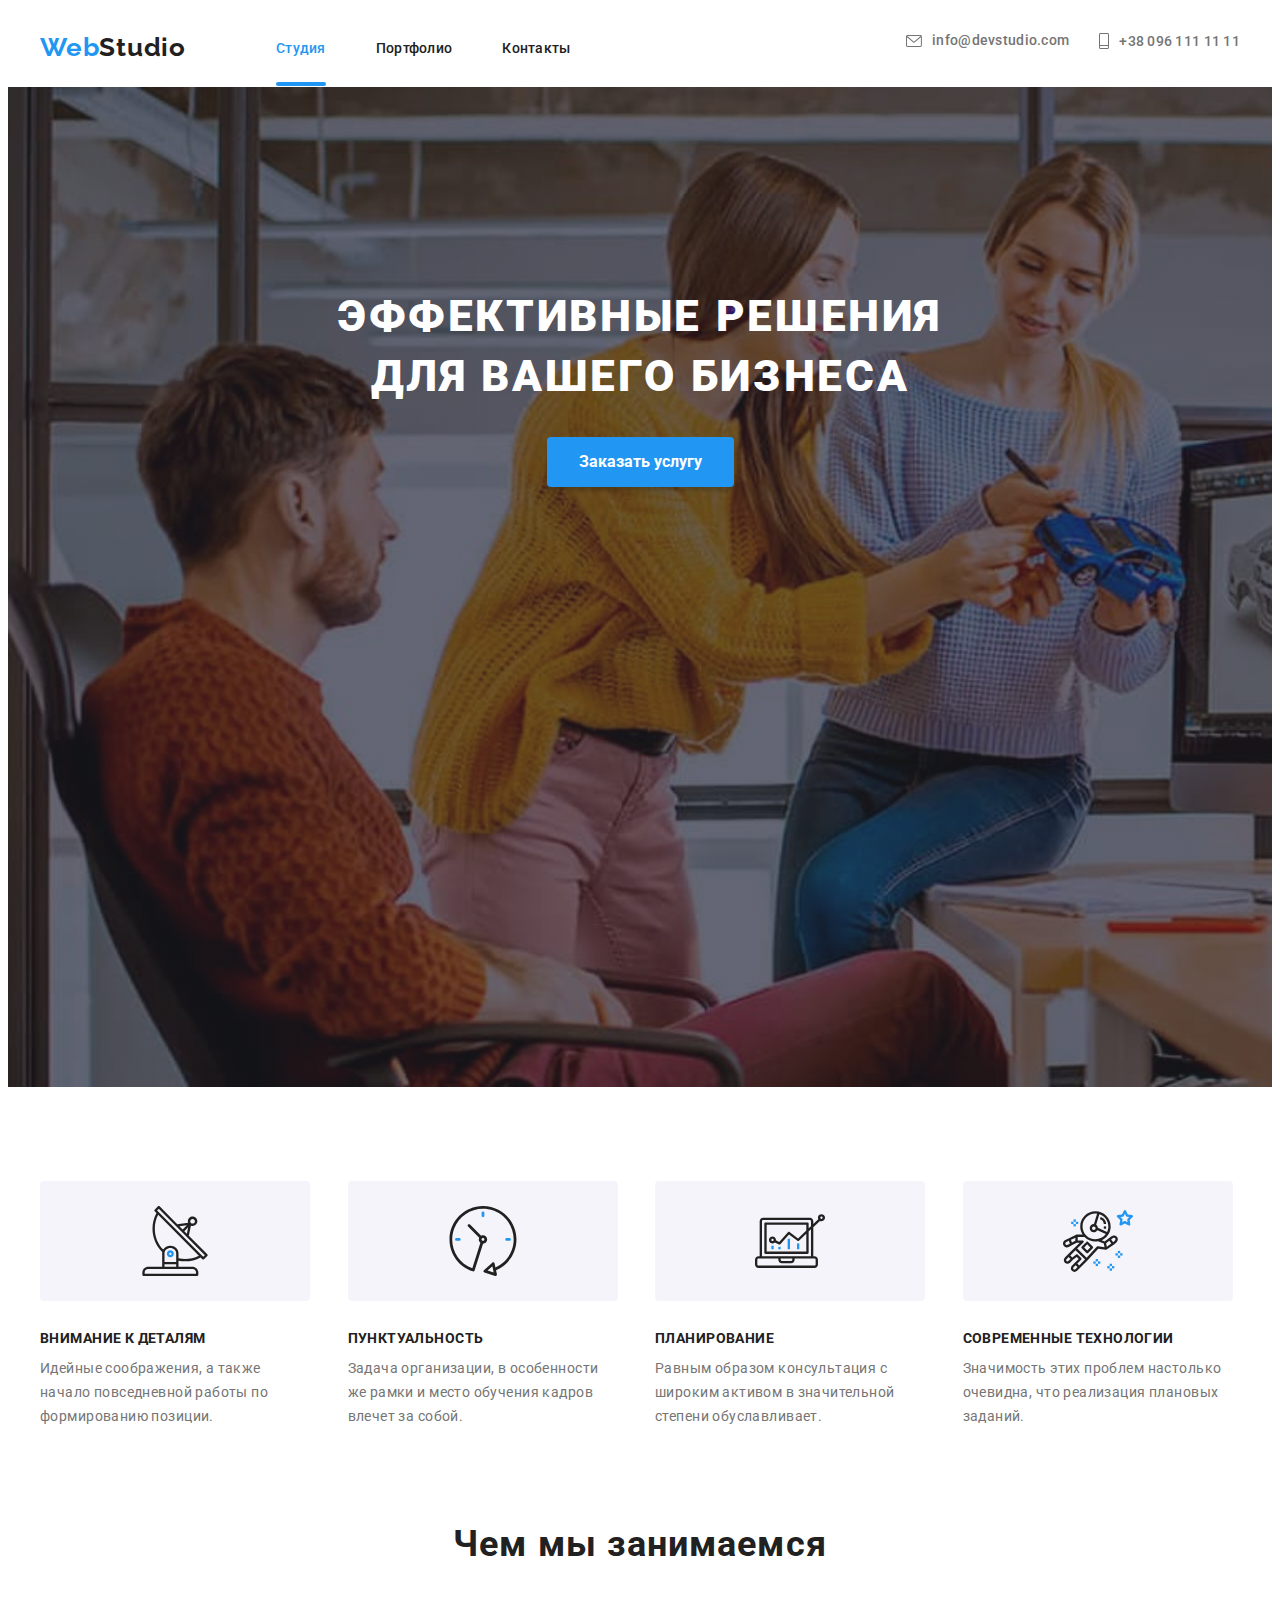
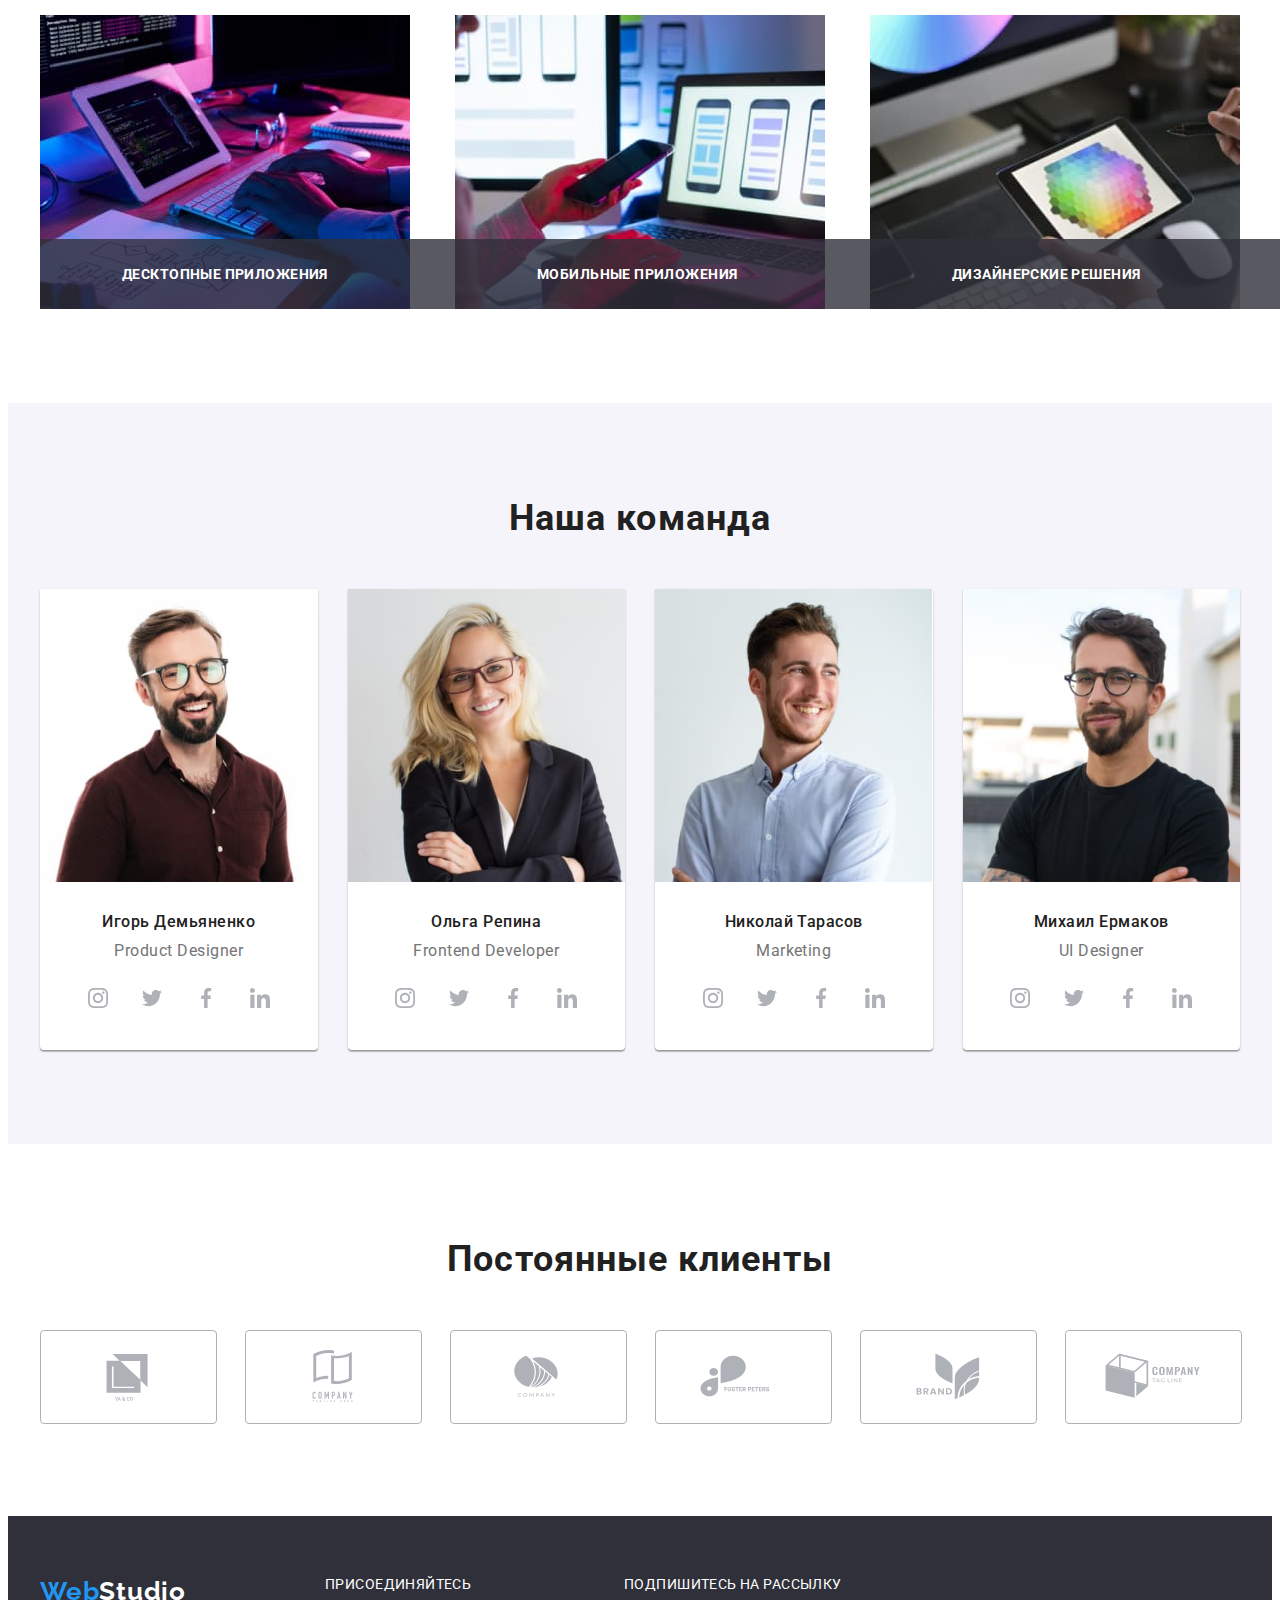
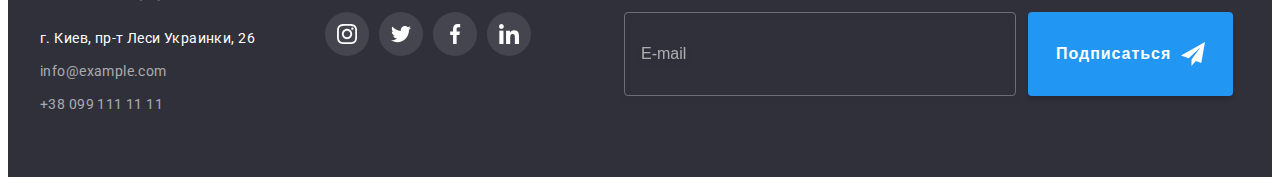
<file: index.html>
<!DOCTYPE html>
<html lang="ru">

<head>
    <meta charset="UTF-8">
    <meta http-equiv="X-UA-Compatible" content="IE=edge">
    <meta name="viewport" content="width=device-width, initial-scale=1.0">
    <title>Document</title>
    <link rel="preconnect" href="https://fonts.googleapis.com">
    <link rel="preconnect" href="https://fonts.gstatic.com" crossorigin>
    <link href="https://fonts.googleapis.com/css2?family=Raleway:wght@700&family=Roboto:wght@400;500;700;900&display=swap"
        rel="stylesheet">
        <link rel="stylesheet" href="https://cdnjs.cloudflare.com/ajax/libs/modern-normalize/1.1.0/modern-normalize.min.css"
            integrity="sha512-wpPYUAdjBVSE4KJnH1VR1HeZfpl1ub8YT/NKx4PuQ5NmX2tKuGu6U/JRp5y+Y8XG2tV+wKQpNHVUX03MfMFn9Q=="
            crossorigin="anonymous" referrerpolicy="no-referrer" />
    <link rel="stylesheet" href="css/main.min.css">
   
</head>

<body>
    <!--HEADER-->
    <header class="header">
        <div class="container header__container">
        <nav class="navigation">
            <a class="logo link" href=""><span class="logo__web">Web</span>Studio</a>
            
            <ul class="nav-list list">
                <li class="nav-list__item"><a class="nav-list__link link current" href="">Студия</a></li>
                <li class="nav-list__item"><a class="nav-list__link link" href="portfolio.html">Портфолио</a></li>
                <li class="nav-list__item"><a class="nav-list__link link" href="">Контакты</a></li>
            </ul>
        </nav>

        <button class="mobile-btn" type="button" data-menu-open> <svg class="mobile-btn__icon" width="40" height="40">
                <use href="./img/sprite/symbol-defs.svg#burger-menu-icon"></use></svg>
        </button>
       
        <ul class="contact list">
            <li class="contact-list" ><a class="contact-list__link link" href="mailauth-navto:info@devstudio.com">
                <svg class="contact-list__icon" width="16" height="12">
                <use href="./img/sprite/symbol-defs.svg#envelope"></use>
                </svg>info@devstudio.com</a>
            </li>
            <li class="contact-list"><a class="contact-list__link link" href="tel:+380961111111">
                <svg class="contact-list__icon" width="10" height="16">
                <use href="./img/sprite/symbol-defs.svg#phone"></use>
                </svg>+38 096 111 11 11</a>
            </li>
        </ul>
        </div>

        <div class="mobile-menu" data-menu>
            <div class="mobile-menu__container">

                 <button class="modal-close-btn mobile-close-btn" type="button" data-menu-close>
                    <svg class="modal-close-btn__icon" width="18" height="18">
                        <use href="./img/sprite/symbol-defs.svg#mobile-close-icon"></use>
                    </svg>
                 </button>
            
                <ul class="mobile-menu__list list">
                    <li class="mobile-menu__list-item"><a class="mobile-menu__list-link link" href="">Студия</a></li>
                    <li class="mobile-menu__list-item"><a class="mobile-menu__list-link link" href="portfolio.html">Портфолио</a></li>
                    <li class="mobile-menu__list-item"><a class="mobile-menu__list-link link" href="">Контакты</a></li>
                </ul>

                <div>
                   <ul class="mobile-menu__contact list">
                    <li class="mobile-menu__contact-list"><a class="mobile-menu__contact-tel link" href="tel:+380961111111">+38 096 111 11 11</a>
                    </li>
                    <li class="mobile-menu__contact-list"><a class="mobile-menu__contact-mail link" href="mailauth-navto:info@devstudio.com">info@devstudio.com</a>
                    </li>
                   </ul>
               
                    <ul class="mobile-menu__social list">
                        <li class="mobile-menu__social-item"><a class="mobile-menu__social-link link" href="">Instagram</a></li>
                        <li class="mobile-menu__social-item"><a class="mobile-menu__social-link link" href="">Twitter</a></li>
                        <li class="mobile-menu__social-item"><a class="mobile-menu__social-link link" href="">Facebook</a></li>
                        <li class="mobile-menu__social-item"><a class="mobile-menu__social-link link" href="">LinkedIn</a></li>
                    </ul>
                </div>

            </div>

        </div>
    </header>

    <main>
        <!-- HERO -->
        <section class="hero">
            <div class="hero-div container">
            <h1 class="hero-title">Эффективные решения <br> для вашего бизнеса</h1>
            <button class="modal-btn" type="button" data-modal-open>Заказать услугу</button>
            </div>
        </section>

        <!--ABOUT-->
        
        <section class="about">
            <div class="about-div container">
            <ul class="about-list list">
                <li class="about-list__item">
                  <div class="about-list__icon"> 
                    <svg width="70" height="70" class="">
                        <use href="./img/sprite/symbol-defs.svg#antenna"></use>
                    </svg>
                  </div>
                    <h3 class="about-list__title">Внимание к деталям</h3>
                    <p class="about-list__text">Идейные соображения, а также начало повседневной работы по формированию позиции.</p>
                </li>
                <li class="about-list__item">
                    <div class="about-list__icon">
                     <svg width="70" height="70" class="">
                        <use href="./img/sprite/symbol-defs.svg#clock" ></use>
                     </svg>
                    </div>
                    
                    <h3 class="about-list__title">Пунктуальность</h3>
                    <p class="about-list__text">Задача организации, в особенности же рамки и место обучения кадров влечет за собой.</p>  
                </li>
                <li class="about-list__item">
                    <div class="about-list__icon">
                     <svg width="70" height="70" class="">
                        <use href="./img/sprite/symbol-defs.svg#diagram" ></use>
                     </svg>
                    </div>
                    
                    <h3 class="about-list__title">Планирование</h3>
                    <p class="about-list__text">Равным образом консультация с широким активом в значительной степени обуславливает.</p>
                </li>
                <li class="about-list__item">
                    <div class="about-list__icon">
                     <svg width="70" height="70" class="">
                        <use href="./img/sprite/symbol-defs.svg#astronaut" ></use>
                     </svg>
                    </div>
                        <h3 class="about-list__title">Современные технологии</h3>
                        <p class="about-list__text"> Значимость этих проблем настолько очевидна, что реализация плановых заданий.</p>
                </li>
            </ul>
            </div>
        </section>
        <section class="about-us">
            <div class="about-us-div container">
            <h2 class="title">Чем мы занимаемся</h2>
            <ul class="about-us__list list">
                <li class="about-us__item">

                    <picture>
                    
                     <source media="(min-width: 1200px)" srcset="./img/about-us/table-1.jpg 1x, ./img/about-us/table-1@2x.jpg 2x">
                     <img class="about-us__img" src="./img/about-us/table-1.jpg" alt="робочий стол">
                    </picture>

                    <p class="about-us__img-description">Десктопные приложения</p>
                </li> 
                <li class="about-us__item">

                    <picture>
                     <source media="(min-width: 1200px)" srcset="./img/about-us/table-2.jpg 1x, ./img/about-us/table-2@2x.jpg 2x"/>
                     <img class="about-us__img" src="./img/about-us/table-2.jpg" alt="монитор ноутбука">
                    </picture>

                    <p class="about-us__img-description">Мобильные приложения</p>
                </li>
                <li class="about-us__item">

                    <picture>
                     <source srcset="./img/about-us/table-3.jpg 1x, ./img/about-us/table-3@2x.jpg 2x" media="(min-width: 1200px)">
                     <img class="about-us__img" src="./img/about-us/table-3.jpg" alt="палитра цветовая">
                    </picture>

                    <p class="about-us__img-description">Дизайнерские решения</p>
                </li>
            </ul>
            </div>
        </section>
        

        <!--TEAM-->
        <section class="team">
            <div class="team-div container">
            <h2 class="title">Наша команда</h2>
            <ul class="team-list list"> 
                <li class="team-list__item">

                    <picture>
                        <source media="(min-width: 768px)" srcset="./img/Team/team-tablet1.jpg 1x, ./img/Team/team-tablet1@2x.jpg 2x">
                        <source media="(min-width: 1200px)" srcset="./img/Team/team-1.jpg 1x, ./img/Team/team-1@2x.jpg 2x">
                        <source media="(max-width: 767px)" srcset="./img/Team/team-mobile1.jpg 1x, ./img/Team/team-mobile1@2x.jpg 2x">
                      <img class="team-list__img" src="./img/Team/team-1.jpg" alt="игорь">
                    </picture>
                    
                    <div class="team-wrapper">
                    <h3 class="team-wrapper__name">Игорь Демьяненко</h3>
                    <p class="team-wrapper__post" lang="en">Product Designer</p>
                    <ul class="soc-list list">
                        <li class="soc-list__item"><a class="soc-list-link" href="#">
                            <svg width="20" height="20" class="soc-list-icon"><use href="./img/sprite/symbol-defs.svg#instagram" ></use></svg>
                               </a></li>
                        <li class="soc-list__item"><a class="soc-list-link" href="#">
                            <svg width="20" height="20" class="soc-list-icon"><use href="./img/sprite/symbol-defs.svg#twitter" ></use></svg>
                               </a></li>
                        <li class="soc-list__item"><a class="soc-list-link" href="#">
                            <svg width="20" height="20" class="soc-list-icon"><use href="./img/sprite/symbol-defs.svg#facebook" ></use></svg>
                            </a></li>
                        <li class="soc-list__item"><a class="soc-list-link" href="#">
                            <svg width="20" height="20" class="soc-list-icon"><use href="./img/sprite/symbol-defs.svg#linkedin" ></use></svg>
                               </a></li>
                    </ul>

                    </div>

                </li>
                <li class="team-list__item">

                    <picture>
                        <source media="(min-width: 768px)" srcset="./img/Team/team-tablet2.jpg 1x, ./img/Team/team-tablet2@2x.jpg 2x">
                        <source media="(min-width: 1200px)" srcset="./img/Team/team-2.jpg 1x, ./img/Team/team-2@2x.jpg 2x">
                        <source media="(max-width: 767px)" srcset="./img/Team/team-mobile2.jpg 1x, ./img/Team/team-mobile2@2x.jpg 2x">
                        <img class="team-list__img" src="./img/Team/team-2.jpg" alt="ольга">
                    </picture>
                   
                    <div class="team-wrapper"> 
                    <h3 class="team-wrapper__name">Ольга Репина</h3>
                    <p class="team-wrapper__post" lang="en">Frontend Developer</p>
                    <ul class="soc-list list">
                        <li class="soc-list__item"><a class="soc-list-link" href="#">
                                <svg width="20" height="20" class="soc-list-icon">
                                    <use href="./img/sprite/symbol-defs.svg#instagram"></use>
                                </svg>
                            </a></li>
                        <li class="soc-list__item"><a class="soc-list-link" href="#">
                                <svg width="20" height="20" class="soc-list-icon">
                                    <use href="./img/sprite/symbol-defs.svg#twitter"></use>
                                </svg>
                            </a></li>
                        <li class="soc-list__item"><a class="soc-list-link" href="#">
                                <svg width="20" height="20" class="soc-list-icon">
                                    <use href="./img/sprite/symbol-defs.svg#facebook"></use>
                                </svg>
                            </a></li>
                        <li class="soc-list__item"><a class="soc-list-link" href="#">
                                <svg width="20" height="20" class="soc-list-icon">
                                    <use href="./img/sprite/symbol-defs.svg#linkedin"></use>
                                </svg>
                            </a></li>
                    </ul>
                    </div>

                    </li>
                <li class="team-list__item">

                    <picture>
                        <source media="(min-width: 768px)" srcset="./img/Team/team-tablet3.jpg 1x, ./img/Team/team-tablet3@2x.jpg 2x">
                        <source media="(min-width: 1200px)" srcset="./img/Team/team-3.jpg 1x, ./img/Team/team-3@2x.jpg 2x">
                        <source media="(max-width: 767px)" srcset="./img/Team/team-mobile3.jpg 1x, ./img/Team/team-mobile3@2x.jpg 2x">
                        <img class="team-list__img" src="./img/Team/team-3.jpg" alt="николай">
                    </picture>

                    <div class="team-wrapper">
                    <h3 class="team-wrapper__name">Николай Тарасов</h3>
                    <p class="team-wrapper__post" lang="en">Marketing</p>
                    <ul class="soc-list list">
                        <li class="soc-list__item"><a class="soc-list-link" href="#">
                                <svg width="20" height="20" class="soc-list-icon">
                                    <use href="./img/sprite/symbol-defs.svg#instagram"></use>
                                </svg>
                            </a></li>
                        <li class="soc-list__item"><a class="soc-list-link" href="#">
                                <svg width="20" height="20" class="soc-list-icon">
                                    <use href="./img/sprite/symbol-defs.svg#twitter"></use>
                                </svg>
                            </a></li>
                        <li class="soc-list__item"><a class="soc-list-link" href="#">
                                <svg width="20" height="20" class="soc-list-icon">
                                    <use href="./img/sprite/symbol-defs.svg#facebook"></use>
                                </svg>
                            </a></li>
                        <li class="soc-list__item"><a class="soc-list-link" href="#">
                                <svg width="20" height="20" class="soc-list-icon">
                                    <use href="./img/sprite/symbol-defs.svg#linkedin"></use>
                                </svg>
                            </a></li>
                    </ul>
                    </div>

                </li>
                <li class="team-list__item">

                    <picture>
                        <source media="(min-width: 768px)" srcset="./img/Team/team-tablet4.jpg 1x, ./img/Team/team-tablet4@2x.jpg 2x">
                        <source media="(min-width: 1200px)" srcset="./img/Team/team-4.jpg 1x, ./img/Team/team-4@2x.jpg 2x">
                        <source media="(max-width: 767px)" srcset="./img/Team/team-mobile4.jpg 1x, ./img/Team/team-mobile4@2x.jpg 2x">
                        <img class="team-list__img" src="./img/Team/team-4.jpg" alt="михаил">
                    </picture>

                    <div class="team-wrapper">
                    <h3 class="team-wrapper__name">Михаил Ермаков</h3>
                    <p class="team-wrapper__post" lang="en">UI Designer</p>
                    <ul class="soc-list list">
                        <li class="soc-list__item"><a class="soc-list-link" href="#">
                                <svg width="20" height="20" class="soc-list-icon">
                                    <use href="./img/sprite/symbol-defs.svg#instagram"></use>
                                </svg>
                            </a></li>
                        <li class="soc-list__item"><a class="soc-list-link" href="#">
                                <svg width="20" height="20" class="soc-list-icon">
                                    <use href="./img/sprite/symbol-defs.svg#twitter"></use>
                                </svg>
                            </a></li>
                        <li class="soc-list__item"><a class="soc-list-link" href="#">
                                <svg width="20" height="20" class="soc-list-icon">
                                    <use href="./img/sprite/symbol-defs.svg#facebook"></use>
                                </svg>
                            </a></li>
                        <li class="soc-list__item"><a class="soc-list-link" href="#">
                                <svg width="20" height="20" class="soc-list-icon">
                                    <use href="./img/sprite/symbol-defs.svg#linkedin"></use>
                                </svg>
                            </a></li>
                    </ul>
                    </div>

                </li>
            </ul>
            </div>
        </section>

        <!--CUSTOMERS-->

    <section class="customers">
        <div class="customers-div container">
        <h2 class="title">Постоянные клиенты</h2>
        <ul class="customers-list list">
            <li class="customers-list__item"><a class="customers-list__link" href=""><svg class="customers-list__icon" width="160" height="60"><use href="./img/sprite/symbol-defs.svg#logo-1" ></use></svg></a></li>
            <li class="customers-list__item"><a class="customers-list__link" href=""><svg class="customers-list__icon" width="160" height="60"><use href="./img/sprite/symbol-defs.svg#logo-2" ></use></svg></a></li>
            <li class="customers-list__item"><a class="customers-list__link" href=""><svg class="customers-list__icon" width="160" height="60"><use href="./img/sprite/symbol-defs.svg#logo-3" ></use></svg></a></li>
            <li class="customers-list__item"><a class="customers-list__link" href=""><svg class="customers-list__icon" width="160" height="60"><use href="./img/sprite/symbol-defs.svg#logo-4" ></use></svg></a></li>
            <li class="customers-list__item"><a class="customers-list__link" href=""><svg class="customers-list__icon" width="160" height="60"><use href="./img/sprite/symbol-defs.svg#logo-5" ></use></svg></a></li>
            <li class="customers-list__item"><a class="customers-list__link" href=""><svg class="customers-list__icon" width="160" height="60"><use href="./img/sprite/symbol-defs.svg#logo-6" ></use></svg></a></li>
        </ul>
        </div>
     </section>
     

    </main>

    <!--FOOTER-->
        <footer class="footer">
            <div class="footer-container container">
                <div class="footer-column footer-adress">
                    <a class="logo-footer link" href=""><span class="logo__web">Web</span>Studio</a>
                    <address>
                        <ul class="footer-adress__list list footer-column">
                            <li class="adress-li"><a class="footer-adress__list-map link"
                                    href=https://goo.gl/maps/yRMNTz1SN8P2guTi6 target="_blank" rel="noopener noreferrer">г.
                                    Киев, пр-т Леси Украинки, 26</a></li>
                            <li class="adress-li"><a class="footer-adress__list-contact link"
                                    href=mailto:info@example.com>info@example.com</a></li>
                            <li class="adress-li"><a class="footer-adress__list-contact link" href=tel:+380991111111>+38 099 111
                                    11
                                    11</a></li>
                        </ul>
                    </address>
                </div>
                <div class="footer-column footer-soc">
                    <p class="footer-soc-div__post" lang="en">Присоединяйтесь</p>
                    <ul class="footer-soc-list list">
                        <li class="footer-soc-list__item"><a class="footer-soc-list__link" href="#">
                                <svg width="20" height="20" class="footer-soc-list__icon">
                                    <use href="./img/sprite/symbol-defs.svg#instagram"></use>
                                </svg>
                            </a></li>
                        <li class="footer-soc-list__item"><a class="footer-soc-list__link" href="#">
                                <svg width="20" height="20" class="footer-soc-list__icon">
                                    <use href="./img/sprite/symbol-defs.svg#twitter"></use>
                                </svg>
                            </a></li>
                        <li class="footer-soc-list__item"><a class="footer-soc-list__link" href="#">
                                <svg width="20" height="20" class="footer-soc-list__icon">
                                    <use href="./img/sprite/symbol-defs.svg#facebook"></use>
                                </svg>
                            </a></li>
                        <li class="footer-soc-list__item"><a class="footer-soc-list__link" href="#">
                                <svg width="20" height="20" class="footer-soc-list__icon">
                                    <use href="./img/sprite/symbol-defs.svg#linkedin"></use>
                                </svg>
                            </a>
                        </li>
                    </ul>
                </div>
                <div class="footer-column footer-form">
                    <p class="footer-soc-div__post">Подпишитесь на рассылку</p>
        
                    <form class="footer-form__wrapper footer-column">
                        <input class="footer-form__wrapper-send" type="email" placeholder="E-mail">
        
                        <button class="footer-form-btn" type="submit">
                            <span class="footer-form-btn-text">Подписаться</span>
        
                            <svg class="footer-form-icon">
                                <use href="./img/sprite/symbol-defs.svg#send-icon"></use>
                            </svg>
        
        
                        </button>
        
        
        
                    </form>
                </div>
            </div>
        
        
        </footer>

        <div class="backdrop is-hidden"  data-modal>
            <div class="modal">
                <button class="modal-close-btn" type="button" data-modal-close>
                    <svg class="modal-close-btn__icon" width="11" height="11">
                        <use href="./img/sprite/symbol-defs.svg#close-icon"></use>
                    </svg>
                </button>
                <form class="modal-form">
                    <p class="modal-form__text">Оставьте свои данные, мы вам перезвоним</p>

                    <label class="modal-form__label" for="name">Имя</label>
                    <div class="modal-form__svg">
                    <input class="modal-form__input" type="text" id="name" 
                           autofocus minlength="2" 
                           pattern="^[a-zA-Zа-яА-Я]+\s[a-zA-Zа-яА-Я]+$">

                    <svg class="modal-form__icon">
                        <use href="./img/sprite/symbol-defs.svg#name-icon"></use>
                    </svg>
                    </div>

                    <label class="modal-form__label" for="tel">Телефон</label>
                    <div class="modal-form__svg">
                    <input class="modal-form__input" type="tel" id="tel" 
                           pattern="^[+]38[0-9]{10}"
                           title="+38xxxxxxxxxx">
                    <svg class="modal-form__icon">
                        <use href="./img/sprite/symbol-defs.svg#tel-icon"></use>
                    </svg>
                    </div>

                    <label class="modal-form__label" for="email">Почта</label>
                    <div class="modal-form__svg">
                    <input class="modal-form__input" type="email" id="email">
                    <svg class="modal-form__icon"><use href="./img/sprite/symbol-defs.svg#mail-icon" ></use></svg>
                    </div>

                    <label class="modal-form__label" for="feedback">Коментарий</label>
                    <textarea class="modal-form__feedback" name="feedback" id="feedback" placeholder="Введите текст"></textarea>

                    <div class="modal-form__checkbox">
                    <input class="modal-form__checkbox-input visualy-hidden" type="checkbox" id="accept" required >
                    <label class="modal-form__checkbox-label" for="accept">Соглашаюсь с рассылкой и принимаю&nbsp; <a class="modal-form__checkbox-link" href="">Условия договора</a></label>
                    </div>

                    <button class="modal-form-btn" type="submit">Отправить</button>
                </form>
            </div>
        </div>
    <script src="./js/modal.js"></script>
    <script src="./js/menu.js"></script>

</body>

</html>
</file>
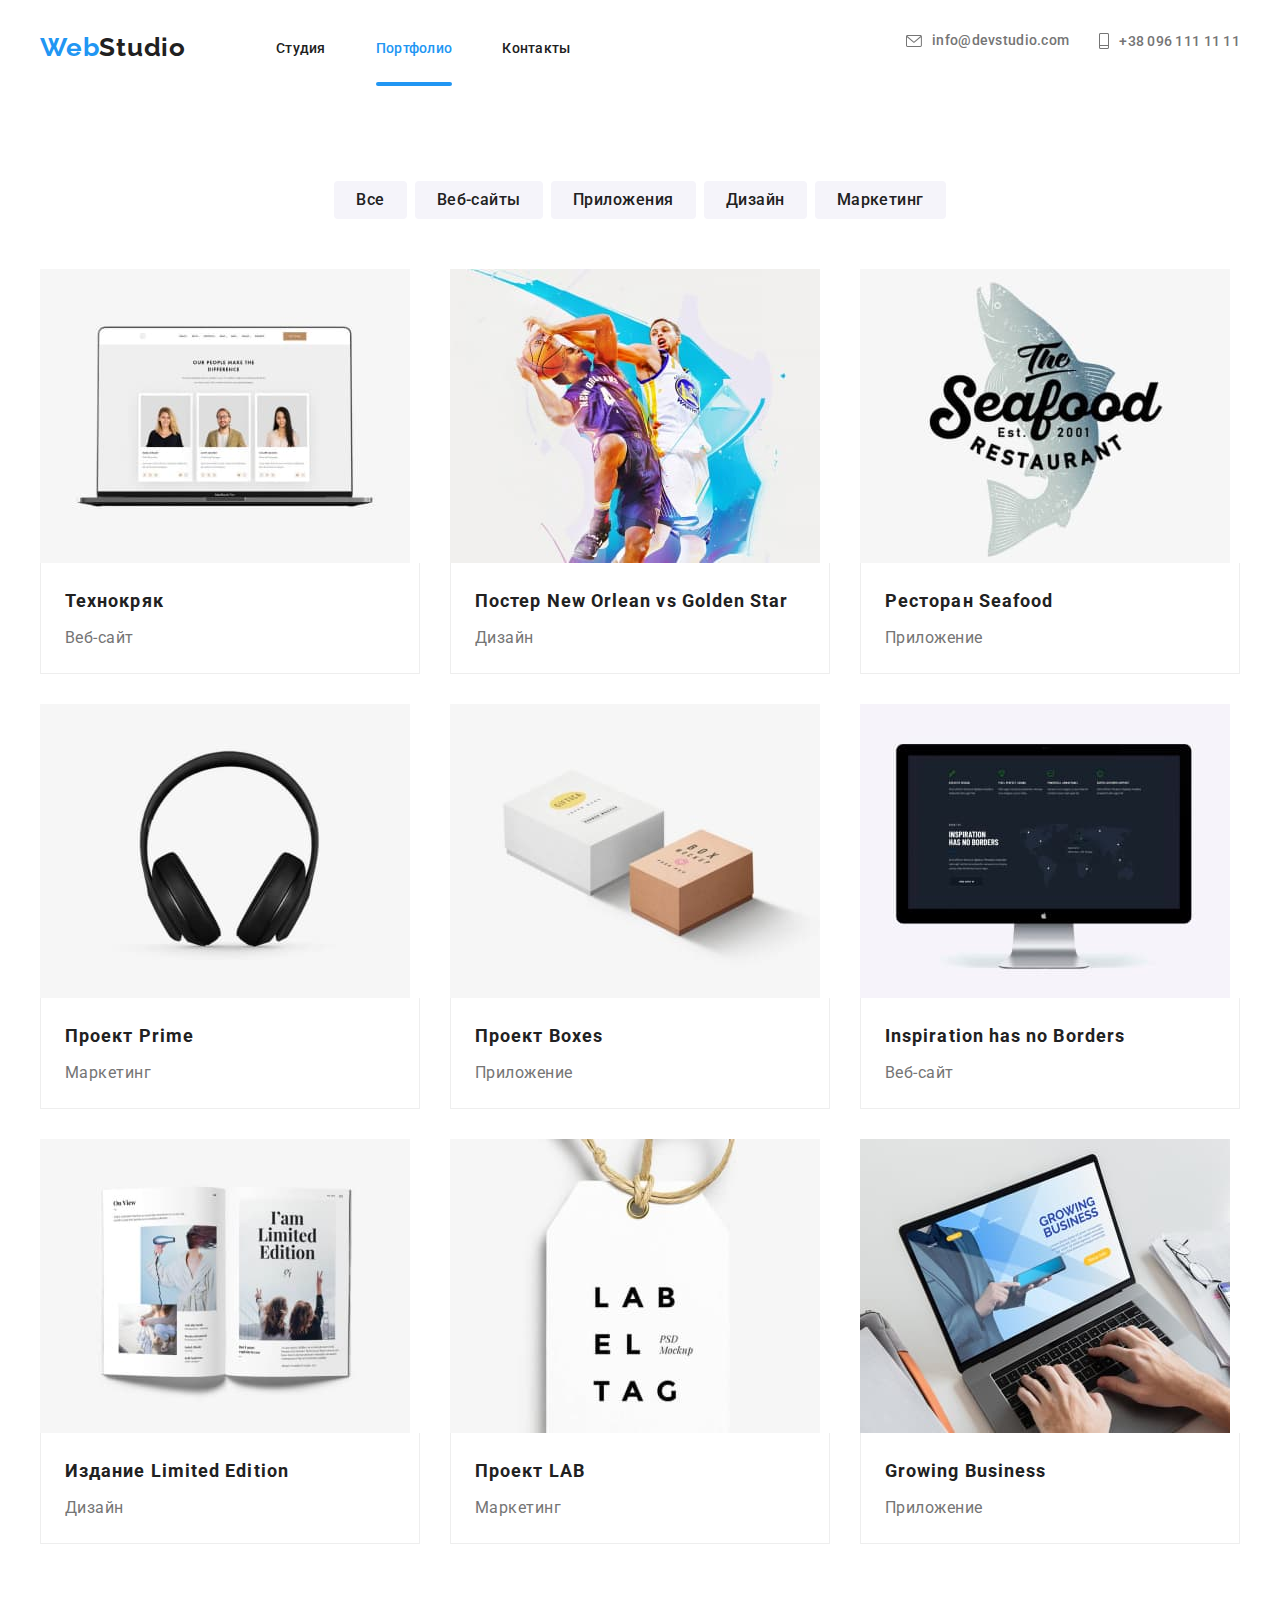
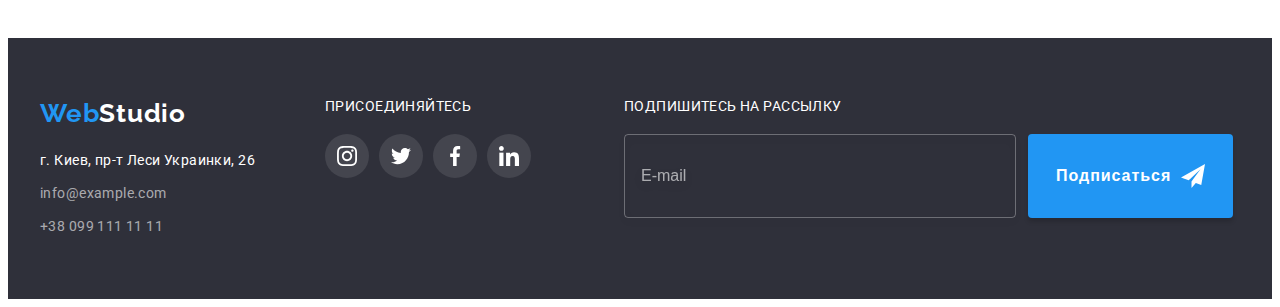
<file: portfolio.html>
<!DOCTYPE html>
<html lang="ru">

<head>
    <meta charset="UTF-8">
    <meta http-equiv="X-UA-Compatible" content="IE=edge">
    <meta name="viewport" content="width=device-width, initial-scale=1.0">
    <title>Document</title>
    <link rel="preconnect" href="https://fonts.googleapis.com">
    <link rel="preconnect" href="https://fonts.gstatic.com" crossorigin>
    <link
        href="https://fonts.googleapis.com/css2?family=Raleway:wght@700&family=Roboto:wght@400;500;700;900&display=swap"
        rel="stylesheet">
    <link rel="stylesheet" href="https://cdnjs.cloudflare.com/ajax/libs/modern-normalize/1.1.0/modern-normalize.min.css"
        integrity="sha512-wpPYUAdjBVSE4KJnH1VR1HeZfpl1ub8YT/NKx4PuQ5NmX2tKuGu6U/JRp5y+Y8XG2tV+wKQpNHVUX03MfMFn9Q=="
        crossorigin="anonymous" referrerpolicy="no-referrer" />
    <link rel="stylesheet" href="css/styles.css">
    <link rel="stylesheet" href="css/portfolio.min.css">

</head>

<body>
    <!--HEADER-->
    <header class="header">
        <div class="container header__container">
            <nav class="navigation">
                <a class="logo link" href=""><span class="logo__web">Web</span>Studio</a>
    
                <ul class="nav-list list">
                    <li class="nav-list__item"><a class="nav-list__link link" href="index.html">Студия</a></li>
                    <li class="nav-list__item"><a class="nav-list__link link current" href="portfolio.html">Портфолио</a></li>
                    <li class="nav-list__item"><a class="nav-list__link link" href="">Контакты</a></li>
                </ul>
            </nav>
    
            <button class="mobile-btn" type="button" data-menu-open> <svg class="mobile-btn__icon" width="40" height="40">
                    <use href="./img/sprite/symbol-defs.svg#burger-menu-icon"></use>
                </svg>
            </button>
    
            <ul class="contact list">
                <li class="contact-list"><a class="contact-list__link link" href="mailauth-navto:info@devstudio.com">
                        <svg class="contact-list__icon" width="16" height="12">
                            <use href="./img/sprite/symbol-defs.svg#envelope"></use>
                        </svg>info@devstudio.com</a>
                </li>
                <li class="contact-list"><a class="contact-list__link link" href="tel:+380961111111">
                        <svg class="contact-list__icon" width="10" height="16">
                            <use href="./img/sprite/symbol-defs.svg#phone"></use>
                        </svg>+38 096 111 11 11</a>
                </li>
            </ul>
        </div>
    
        <div class="mobile-menu" data-menu>
            <div class="mobile-menu__container">
    
                <button class="modal-close-btn mobile-close-btn" type="button" data-menu-close>
                    <svg class="modal-close-btn__icon" width="18" height="18">
                        <use href="./img/sprite/symbol-defs.svg#mobile-close-icon"></use>
                    </svg>
                </button>
    
                <ul class="mobile-menu__list list">
                    <li class="mobile-menu__list-item"><a class="mobile-menu__list-link link" href="index.html">Студия</a></li>
                    <li class="mobile-menu__list-item"><a class="mobile-menu__list-link link"
                            href="portfolio.html">Портфолио</a></li>
                    <li class="mobile-menu__list-item"><a class="mobile-menu__list-link link" href="">Контакты</a></li>
                </ul>
    
                <div>
                    <ul class="mobile-menu__contact list">
                        <li class="mobile-menu__contact-list"><a class="mobile-menu__contact-tel link"
                                href="tel:+380961111111">+38 096 111 11 11</a>
                        </li>
                        <li class="mobile-menu__contact-list"><a class="mobile-menu__contact-mail link"
                                href="mailauth-navto:info@devstudio.com">info@devstudio.com</a>
                        </li>
                    </ul>
    
                    <ul class="mobile-menu__social list">
                        <li class="mobile-menu__social-item"><a class="mobile-menu__social-link link" href="">Instagram</a>
                        </li>
                        <li class="mobile-menu__social-item"><a class="mobile-menu__social-link link" href="">Twitter</a>
                        </li>
                        <li class="mobile-menu__social-item"><a class="mobile-menu__social-link link" href="">Facebook</a>
                        </li>
                        <li class="mobile-menu__social-item"><a class="mobile-menu__social-link link" href="">LinkedIn</a>
                        </li>
                    </ul>
                </div>
    
            </div>
    
        </div>
    </header>

    <!--PORTFOLIO-->
    <main>
        <section class="portfolio">
            <div class="port-div container">
            <h2 hidden>Услуги</h2>
            <ul class="portfolio-menu list">
                <li class="portfolio-menu__item"><button class="portfolio-btn" type="button">Все</button></li>
                <li class="portfolio-menu__item"><button class="portfolio-btn" type="button">Веб-сайты</button></li>
                <li class="portfolio-menu__item"><button class="portfolio-btn" type="button">Приложения</button></li>
                <li class="portfolio-menu__item"><button class="portfolio-btn" type="button">Дизайн</button></li>
                <li class="portfolio-menu__item"><button class="portfolio-btn" type="button">Маркетинг</button></li>
            </ul>
            

            
            <ul class="filter list">
                <li class="filter__list">
                     <a class="filter__link link" href="">
                        <div class="filter__link-overlay">
                            <picture>
                                <source srcset="./img/portfolio/img-1.jpg 1x, ./img/portfolio/img-1@2x.jpg 2x" media="(min-width: 1200px)">
                                <source srcset="./img/portfolio/img-tablet1.jpg 1x, ./img/portfolio/img-tablet1@2x.jpg 2x" media="(min-width: 768px)">
                                <source srcset="./img/portfolio/img-mobile1.jpg x1, ./img/portfolio/img-mobile1@2x.jpg 2x" media="(max-width: 767px)">
                                
                                <img class="filter-img" src="./img/portfolio/img-1.jpg" alt="ноутбук">
                            </picture>
                              
                                <p class="overlay">
                                 Ресурс предлагает комплексные предложения с разным уровнем функционала и сервисов.
                                 Все это позволит посетителю получить исчерпывающие сведения о компании или частном лице.
                               </p>
                        </div> 
                        <div class="filter__link-wrapper">
                            <h3 class="filter-subtitle">Технокряк</h3> 
                            <p class="filter-descript">Веб-сайт</p> 
                        </div>
                    </a> 
                </li>

                <li class="filter__list">
                 <a class="filter__link link" href="">
                    <picture>
                        <source srcset="./img/portfolio/img-2.jpg 1x, ./img/portfolio/img-2@2x.jpg 2x" media="(min-width: 1200px)">
                        <source srcset="./img/portfolio/img-tablet2.jpg 1x, ./img/portfolio/img-tablet2@2x.jpg 2x" media="(min-width: 768px)">
                        <source srcset="./img/portfolio/img-mobile2.jpg x1, ./img/portfolio/img-mobile2@2x.jpg 2x" media="(max-width: 767px)">
                        
                        <img class="filter-img" src="./img/portfolio/img-2.jpg" alt="играют в баскетболл">
                    </picture>
                    
                    <div class="filter__link-wrapper">
                    <h3 class="filter-subtitle">Постер New Orlean vs Golden Star</h3>
                    <p class="filter-descript">Дизайн</p>
                    </div>
                 </a>
                </li>
                <li class="filter__list">
                 <a class="filter__link link" href="">
                    <picture>
                        
                        <source srcset="./img/portfolio/img-3.jpg 1x, ./img/portfolio/img-3@2x.jpg 2x" media="(min-width: 1200px)">
                        <source srcset="./img/portfolio/img-tablet3.jpg 1x, ./img/portfolio/img-tablet3@2x.jpg 2x" media="(min-width: 768px)">
                        <source srcset="./img/portfolio/img-mobile3.jpg x1, ./img/portfolio/img-mobile3@2x.jpg 2x" media="(max-width: 767px)">
                        
                        <img class="filter-img" src="./img/portfolio/img-3.jpg" alt="логотип рыба">
                    </picture>
                    
                    <div class="filter__link-wrapper">
                    <h3 class="filter-subtitle">Ресторан Seafood</h3>
                    <p class="filter-descript">Приложение</p>
                    </div>
                 </a>
                </li>
                <li class="filter__list">
                 <a class="filter__link link" href="">
                    <picture>
                    
                        <source srcset="./img/portfolio/img-4.jpg 1x, ./img/portfolio/img-4@2x.jpg 2x" media="(min-width: 1200px)">
                        <source srcset="./img/portfolio/img-tablet4.jpg 1x, ./img/portfolio/img-tablet4@2x.jpg 2x" media="(min-width: 768px)">
                        <source srcset="./img/portfolio/img-mobile4.jpg x1, ./img/portfolio/img-mobile4@2x.jpg 2x" media="(max-width: 767px)">
                    
                        <img class="filter-img" src="./img/portfolio/img-4.jpg" alt="черные наушники">
                    </picture>
                    
                    <div class="filter__link-wrapper">
                    <h3 class="filter-subtitle">Проект Prime</h3>
                    <p class="filter-descript">Маркетинг</p>
                    </div>
                 </a>
                </li>
                <li class="filter__list">
                 <a class="filter__link link" href="">
                    <picture>
                    
                        <source srcset="./img/portfolio/img-5.jpg 1x, ./img/portfolio/img-5@2x.jpg 2x" media="(min-width: 1200px)">
                        <source srcset="./img/portfolio/img-tablet5.jpg 1x, ./img/portfolio/img-tablet5@2x.jpg 2x" media="(min-width: 768px)">
                        <source srcset="./img/portfolio/img-mobile5.jpg x1, ./img/portfolio/img-mobile5@2x.jpg 2x" media="(max-width: 767px)">
                    
                        <img class="filter-img" src="./img/portfolio/img-5.jpg" alt="две коробки">
                    </picture>
                    
                    <div class="filter__link-wrapper">
                    <h3 class="filter-subtitle">Проект Boxes</h3>
                    <p class="filter-descript">Приложение</p>
                    </div>
                 </a>
                </li>
                <li class="filter__list">
                 <a class="filter__link link" href="">
                    <picture>
                    
                        <source srcset="./img/portfolio/img-6.jpg 1x, ./img/portfolio/img-6@2x.jpg 2x" media="(min-width: 1200px)">
                        <source srcset="./img/portfolio/img-tablet6.jpg 1x, ./img/portfolio/img-tablet6@2x.jpg 2x" media="(min-width: 768px)">
                        <source srcset="./img/portfolio/img-mobile6.jpg x1, ./img/portfolio/img-mobile6@2x.jpg 2x" media="(max-width: 767px)">
                    
                        <img class="filter-img" src="./img/portfolio/img-6.jpg" alt="монитор">
                    </picture>
                    
                    <div class="filter__link-wrapper">
                    <h3 class="filter-subtitle">Inspiration has no Borders</h3>
                    <p class="filter-descript">Веб-сайт</p>
                    </div>
                 </a>
                </li>
                <li class="filter__list">
                 <a class="filter__link link" href="">
                    <picture>
                    
                        <source srcset="./img/portfolio/img-7.jpg 1x, ./img/portfolio/img-7@2x.jpg 2x" media="(min-width: 1200px)">
                        <source srcset="./img/portfolio/img-tablet7.jpg 1x, ./img/portfolio/img-tablet7@2x.jpg 2x" media="(min-width: 768px)">
                        <source srcset="./img/portfolio/img-mobile7.jpg x1, ./img/portfolio/img-mobile7@2x.jpg 2x" media="(max-width: 767px)">
                    
                        <img class="filter-img" src="./img/portfolio/img-7.jpg" alt="открытая книга">
                    </picture>
                    
                    <div class="filter__link-wrapper">
                    <h3 class="filter-subtitle">Издание Limited Edition</h3>
                    <p class="filter-descript">Дизайн</p>
                    </div>
                 </a>
                </li>
                <li class="filter__list">
                 <a class="filter__link link" href="">
                    <picture>
                    
                        <source srcset="./img/portfolio/img-8.jpg 1x, ./img/portfolio/img-8@2x.jpg 2x" media="(min-width: 1200px)">
                        <source srcset="./img/portfolio/img-tablet8.jpg 1x, ./img/portfolio/img-tablet8@2x.jpg 2x" media="(min-width: 768px)">
                        <source srcset="./img/portfolio/img-mobile8.jpg x1, ./img/portfolio/img-mobile8@2x.jpg 2x" media="(max-width: 767px)">
                    
                        <img class="filter-img" src="./img/portfolio/img-8.jpg" alt="бирка с логотипом">
                    </picture>
                    
                    <div class="filter__link-wrapper">
                    <h3 class="filter-subtitle">Проект LAB</h3>
                    <p class="filter-descript">Маркетинг</p>
                    </div>
                 </a>
                </li>
                <li class="filter__list">
                 <a class="filter__link link" href="">
                    <picture>
                    
                        <source srcset="./img/portfolio/img-9.jpg 1x, ./img/portfolio/img-9@2x.jpg 2x" media="(min-width: 1200px)">
                        <source srcset="./img/portfolio/img-tablet9.jpg 1x, ./img/portfolio/img-tablet9@2x.jpg 2x"media="(min-width: 768px)">
                        <source srcset="./img/portfolio/img-mobile9.jpg x1, ./img/portfolio/img-mobile9@2x.jpg 2x"media="(max-width: 767px)">
                    
                        <img class="filter-img" src="./img/portfolio/img-9.jpg" alt="руки на клавиатуре ноутбука">
                    </picture>
                    
                    <div class="filter__link-wrapper">
                    <h3 class="filter-subtitle">Growing Business</h3>
                    <p class="filter-descript"> Приложение</p>
                    </div>
                 </a>
                </li>
            </ul>
            </div>

        </section>
     

    </main>

<!--FOOTER-->
<footer class="footer">
    <div class="footer-container container">
        <div class="footer-column footer-adress">
            <a class="logo-footer link" href=""><span class="logo__web">Web</span>Studio</a>
            <address>
                <ul class="footer-adress__list list footer-column" >
                    <li class="adress-li"><a class="footer-adress__list-map link" href=https://goo.gl/maps/yRMNTz1SN8P2guTi6
                            target="_blank" rel="noopener noreferrer">г. Киев, пр-т Леси Украинки, 26</a></li>
                    <li class="adress-li"><a class="footer-adress__list-contact link"
                            href=mailto:info@example.com>info@example.com</a></li>
                    <li class="adress-li"><a class="footer-adress__list-contact link" href=tel:+380991111111>+38 099 111 11
                            11</a></li>
                </ul>
            </address>
        </div>
        <div class="footer-column footer-soc">
            <p class="footer-soc-div__post" lang="en">Присоединяйтесь</p>
            <ul class="footer-soc-list list">
                <li class="footer-soc-list__item"><a class="footer-soc-list__link" href="#">
                        <svg width="20" height="20" class="footer-soc-list__icon">
                            <use href="./img/sprite/symbol-defs.svg#instagram"></use>
                        </svg>
                    </a></li>
                <li class="footer-soc-list__item"><a class="footer-soc-list__link" href="#">
                        <svg width="20" height="20" class="footer-soc-list__icon">
                            <use href="./img/sprite/symbol-defs.svg#twitter"></use>
                        </svg>
                    </a></li>
                <li class="footer-soc-list__item"><a class="footer-soc-list__link" href="#">
                        <svg width="20" height="20" class="footer-soc-list__icon">
                            <use href="./img/sprite/symbol-defs.svg#facebook"></use>
                        </svg>
                    </a></li>
                <li class="footer-soc-list__item"><a class="footer-soc-list__link" href="#">
                        <svg width="20" height="20" class="footer-soc-list__icon">
                            <use href="./img/sprite/symbol-defs.svg#linkedin"></use>
                        </svg>
                    </a>
                </li>
            </ul>
        </div>
        <div class="footer-column footer-form">
            <p class="footer-soc-div__post">Подпишитесь на рассылку</p>
            
            <form class="footer-form__wrapper footer-column">
                <input class="footer-form__wrapper-send" type="email" placeholder="E-mail">

                <button class="footer-form-btn" type="submit">
                    <span class="footer-form-btn-text">Подписаться</span>
                    
                        <svg class="footer-form-icon">
                            <use href="./img/sprite/symbol-defs.svg#send-icon"></use>
                        </svg>
                   

                </button>
              


            </form>
        </div>
    </div>


</footer>

<script src="./js/menu.js"></script>


</body>

</html>
</file>
<file: css/styles.css>
/* body {
  font-family: var(--primary-font-family);
} */



/* section {
  padding-top: 94px;
  padding-top: 94px;
} */

/*=====HEADER=====*/

/* .logo {
  margin-right: 90px;

  font-family: var(--secondary-font-family);
  font-weight: 700;
  font-size: 26px;
  line-height: 1.19;
  letter-spacing: 0.03em;
  color: var(--title-color);
}

.web {
  color: var(--accent-color);
} */
/*=====HEADER END=====*/

/*=====HERO=====*/


/*=====HERO END=====*/

/*=====ABOUT=====*/

/*=====ABOUT END=====*/

/*=====TEAM=====*/



/*=====CUSTOMERS=====*/




/*=====PORTFOLIO=====*/



  /*=====FOOTER=====*/
  


  /*=====FOOTER-END=====*/

  

  /* .visualy-hidden{
    position: absolute;
    width: 1px;
    height: 1px;
    margin: -1px;
    border: 0;
    padding: 0;
    white-space: nowrap;
    clip-path: inset(100%);
    clip: rect(0 0 0 0);
    overflow: hidden;
  } */
</file>
<file: css/main.min.css>
:root{--primary-font-family: "Roboto";--secondary-font-family: "Raleway";--title-color: #212121;--text-color: #757575;--accent-color: #2196f3;--accent-font-color: #ffffff;--background-dark-theme: #2f303a;--background-light-theme: #f5f4fa;--modal-button-hover-color: #188ce8;--adress-list-color: #ffffff99;--border-filter-color: #eeeeee;--background-color: #c4c4c4;--fill-color: #afb1b8}.visualy-hidden{position:absolute;width:1px;height:1px;margin:-1px;border:0;padding:0;white-space:nowrap;clip-path:inset(100%);clip:rect(0 0 0 0);overflow:hidden}h1,h2,h3,h4,p{margin-top:0;margin-bottom:0}ul{margin-top:0;margin-bottom:0;padding-left:0}img{display:block;max-width:100%;height:auto}.list{list-style:none}.link{text-decoration:none}body{font-family:var(--primary-font-family)}section{padding-top:94px;padding-bottom:94px}.title{margin-bottom:30px;font-weight:700;font-size:28px;line-height:1.17;text-align:center;letter-spacing:0.03em;color:var(--title-color)}@media screen and (min-width: 1200px){.title{margin-bottom:50px;font-weight:700;font-size:36px;line-height:1.17;letter-spacing:0.03em}}.container{width:100vw;padding-left:15px;padding-right:15px}@media screen and (min-width: 480px){.container{width:450px;margin-left:auto;margin-right:auto}}@media screen and (min-width: 768px){.container{width:768px}}@media screen and (min-width: 1200px){.container{width:1200px}}.backdrop{position:fixed;top:0;left:0;width:100vw;height:100vh;background:rgba(0,0,0,0.2);transition:opacity 250ms cubic-bezier(0.4, 0, 0.2, 1),visibility 250ms cubic-bezier(0.4, 0, 0.2, 1)}.backdrop.is-hidden{opacity:0;visibility:hidden;pointer-events:none}.modal{position:absolute;top:50%;left:50%;transform:translate(-50%, -50%);width:100%;height:609px;background-color:var(--accent-font-color)}.modal-close-btn{position:absolute;top:8px;right:8px;display:flex;justify-content:center;align-items:center;width:30px;height:30px;border-radius:50%;background:var(--accent-font-color);border:1px solid rgba(0,0,0,0.1);padding:0;cursor:pointer}.modal-close-btn:hover,.modal-close-btn:focus{fill:var(--accent-color)}.modal-form{padding:40px}.modal-form__text{font-weight:700;font-size:20px;line-height:1.5;letter-spacing:0.03em;text-align:center;color:var(--title-color);margin-bottom:12px}.modal-form__svg{position:relative;margin-bottom:10px}.modal-form__label{color:var(--text-color);font-size:12px;margin-bottom:4px}.modal-form__input{padding-left:42px;width:100%;height:40px;border:1px solid rgba(33,33,33,0.2);border-radius:4px}.modal-form__input:focus{outline:none;border-color:var(--accent-color)}.modal-form__icon{position:absolute;top:50%;transform:translateY(-50%);left:14px;width:12px;height:12px}.modal-form__input:focus+.modal-form__icon{fill:var(--accent-color)}.modal-form__feedback{padding:12px;width:100%;resize:none;height:120px;border:1px solid rgba(33,33,33,0.2);border-radius:4px;margin-bottom:20px}.modal-form__feedback::placeholder{font-size:14px;letter-spacing:0.01em;color:rgba(117,117,117,0.5)}.modal-form__feedback:focus{outline:none;border-color:var(--accent-color)}.modal-form__checkbox-label{display:flex;align-items:center;font-size:12px;letter-spacing:0.03em;color:var(--text-color)}.modal-form__checkbox-label::before{display:inline-block;margin-right:8px;width:16px;height:16px;border:1px solid var(--title-color);border-radius:2px;content:''}.modal-form__checkbox-input:checked+.modal-form__checkbox-label::before{background-color:var(--accent-color);border-color:var(--accent-color);background-image:url("../img/icon-check.svg");background-size:contain;background-origin:border-box}.modal-form__checkbox-input:focus+.modal-form__checkbox-label::before{border-color:var(--accent-color)}.modal-form__checkbox{margin-bottom:30px}.modal-form-btn{display:block;margin:0 auto;padding:10px 56px;font-family:inherit;font-weight:700;font-size:16px;letter-spacing:0.06em;line-height:1.88;color:var(--accent-font-color);background:var(--accent-color);box-shadow:0px 4px 4px rgba(0,0,0,0.15);border-radius:4px;border:none;cursor:pointer;transition:background 250ms cubic-bezier(0.4, 0, 0.2, 1)}.modal-form-btn:hover,.modal-form-btn:focus{background:var(--modal-button-hover-color)}.modal-form__checkbox-link{color:var(--accent-color)}@media screen and (min-width: 480px){.modal{position:absolute;top:50%;left:50%;transform:translate(-50%, -50%);width:450px;height:609px;background-color:var(--accent-font-color)}}@media screen and (min-width: 1200px){.modal{position:absolute;top:50%;left:50%;transform:translate(-50%, -50%);width:528px;height:580px;background-color:var(--accent-font-color)}.modal-form__checkbox-label{font-size:14px;letter-spacing:0.03em}}.mobile-menu{position:absolute;top:0;left:0;width:100%;height:100vh;overflow:auto;background-color:#ffffff;opacity:0;visibility:hidden;pointer-events:none;transition:color 250ms cubic-bezier(0.4, 0, 0.2, 1)}.mobile-menu:hover,.mobile-menufocus{color:var(--accent-color)}.mobile-menu.is-open{opacity:1;visibility:visible;pointer-events:auto}.mobile-menu__container{position:fixed;width:100vw;height:100vh;padding:48px 40px;display:flex;flex-direction:column;justify-content:space-between;background-color:#ffffff;z-index:1}.mobile-close-btn{position:absolute;top:22px;right:26px;border:none;background:transparent;cursor:pointer;transition:color 250ms cubic-bezier(0.4, 0, 0.2, 1)}.mobile-close-btn:hover,.mobile-close-btn:focus{fill:var(--accent-color)}.mobile-menu__list-link{transition:color 250ms cubic-bezier(0.4, 0, 0.2, 1)}.mobile-menu__list-link:hover,.mobile-menu__list-link:focus{color:var(--accent-color)}.mobile-menu__list-item:not(:last-child){margin-bottom:32px}.mobile-menu__list-link{font-family:'Roboto';font-weight:500;font-size:40px;line-height:47px;letter-spacing:0.02em;color:#212121}.mobile-menu__contact{margin-bottom:64px}.mobile-menu__contact-list{margin-bottom:32px}.mobile-menu__contact-tel{font-family:'Roboto';font-weight:500;font-size:34px;line-height:40px;letter-spacing:0.02em;color:#2196F3}.mobile-menu__contact-mail{font-family:'Roboto';font-weight:500;font-size:24px;line-height:28px;letter-spacing:0.02em;color:#757575}.mobile-menu__social{display:flex;flex-wrap:wrap;gap:20px}.mobile-menu__social-item{position:relative}.mobile-menu__social-item:not(:last-child) :after{position:absolute;content:'';width:1px;height:22px;top:50%;transform:translateY(-50%);right:-10px;background-color:rgba(33,33,33,0.2)}.mobile-menu__social-link{font-family:'Roboto';font-style:normal;font-weight:500;font-size:18px;line-height:22px;letter-spacing:0.02em;color:#2196F3}@media screen and (min-width: 768px){.mobile-menu{display:none}}.nav-list{display:none}.contact{display:none}.header{padding-top:10px;padding-bottom:10px}.logo{font-family:var(--secondary-font-family);font-weight:700;font-size:24px;line-height:1.17;letter-spacing:0.03em;color:var(--title-color)}.logo__web{color:var(--accent-color)}.header__container{display:flex;align-items:center;justify-content:space-between}.mobile-btn{display:flex;align-items:center;width:40px;height:40px;border:none;fill:var(--title-color);background-color:transparent;cursor:pointer;line-height:0;padding:0;transition:color 250ms cubic-bezier(0.4, 0, 0.2, 1)}.mobile-btn:hover,.mobile-btn:focus{fill:var(--accent-color)}@media screen and (min-width: 768px){.header{padding-top:22px;padding-bottom:22px}.mobile-btn{display:none}.logo{margin-right:88px}.navigation{display:flex;align-items:center;justify-content:flex-end;margin-right:84px}.nav-list{display:flex;align-items:center}.nav-list__item:not(:last-child){margin-right:50px}.nav-list__link{position:relative;font-weight:500;font-size:14px;line-height:1.14;letter-spacing:0.02em;color:var(--title-color);transition:color 250ms cubic-bezier(0.4, 0, 0.2, 1)}.nav-list__link:hover,.nav-list__link:focus{color:var(--accent-color)}.contact{display:block}.contact-list:not(:last-child){margin-bottom:12px}.contact-list__link{display:flex;align-items:center;font-weight:500;font-size:12px;line-height:1.16;letter-spacing:0.02em;color:var(--text-color);fill:var(--text-color);transition:color 250ms cubic-bezier(0.4, 0, 0.2, 1)}.contact-list__link:hover,.contact-list__link:focus{color:var(--accent-color)}.contact-list__icon{margin-right:8px;transition:fill 250ms cubic-bezier(0.4, 0, 0.2, 1)}.contact-list__link:hover .contact-list__icon,.contact-list__link:focus .contact-list__icon{fill:var(--accent-color)}.current{color:var(--accent-color)}.current::after{position:absolute;content:"";width:100%;height:4px;bottom:-30px;left:0;background:var(--accent-color);border-radius:2px}}@media screen and (min-width: 1200px){.header{padding-top:24px;padding-bottom:24px}.logo{margin-right:90px;font-size:26px;line-height:1.19;letter-spacing:0.03em}.contact{display:flex}.contact-list{align-items:center}.contact-list:not(:last-child){margin-right:30px}.contact-list__link{font-weight:500;font-size:14px;line-height:1.14}.contact-list__icon{margin-right:10px}}.hero{max-width:768px;min-height:400px;padding-top:118px;padding-bottom:118px;margin-left:auto;margin-right:auto;text-align:center;background-image:linear-gradient(rgba(47,48,58,0.4), rgba(47,48,58,0.4)),url("../img/Hero/header-mobile.jpg");background-size:cover;background-repeat:no-repeat;background-color:var(--background-color)}@media (min-device-pixel-ratio: 2), (min-resolution: 192dpi), (min-resolution: 2dppx){.hero{background-image:linear-gradient(rgba(47,48,58,0.4), rgba(47,48,58,0.4)),url("../img/Hero/header-mobile@2x.jpg")}}.hero-title{margin-bottom:30px;font-weight:900;font-size:26px;line-height:1.16;letter-spacing:0.06em;text-transform:uppercase;color:var(--accent-font-color)}.modal-btn{padding:10px 32px;font-family:inherit;font-weight:700;font-size:16px;line-height:1.88;color:var(--accent-font-color);background:var(--accent-color);box-shadow:0px 4px 4px rgba(0,0,0,0.15);border-radius:4px;border:none;cursor:pointer;transition:background 250ms cubic-bezier(0.4, 0, 0.2, 1)}.modal-btn:hover,.modal-btn:focus{background:var(--modal-button-hover-color)}@media screen and (min-width: 768px){.hero{max-width:1200px;min-height:400px;background-image:linear-gradient(rgba(47,48,58,0.4), rgba(47,48,58,0.4)),url("../img/Hero/header-tablet.jpg")}}@media screen and (min-width: 768px) and (min-device-pixel-ratio: 2), screen and (min-width: 768px) and (min-resolution: 192dpi), screen and (min-width: 768px) and (min-resolution: 2dppx){.hero{background-image:linear-gradient(rgba(47,48,58,0.4), rgba(47,48,58,0.4)),url("../img/Hero/header-tablet@2x.jpg")}}@media screen and (min-width: 1200px){.hero{max-width:1600px;min-height:600px;padding-top:200px;padding-bottom:200px;background-image:linear-gradient(rgba(47,48,58,0.4), rgba(47,48,58,0.4)),url("../img/Hero/header.jpg")}}@media screen and (min-width: 1200px) and (min-device-pixel-ratio: 2), screen and (min-width: 1200px) and (min-resolution: 192dpi), screen and (min-width: 1200px) and (min-resolution: 2dppx){.hero{background-image:linear-gradient(rgba(47,48,58,0.4), rgba(47,48,58,0.4)),url("../img/Hero/header@2x.jpg")}}@media screen and (min-width: 1200px){.hero-title{font-size:44px;line-height:1.36}}.about-list__icon{display:flex;align-items:center;justify-content:center;width:100%;height:120px;background:var(--background-light-theme);border-radius:4px;margin-bottom:30px}.about-list__title{margin-bottom:10px;font-weight:700;font-size:14px;line-height:1.14;letter-spacing:0.03em;text-transform:uppercase;color:var(--title-color)}.about-list__text{font-weight:400;font-size:14px;line-height:1.71;letter-spacing:0.03em;color:var(--text-color);width:100%}@media screen and (max-width: 1199px){.about-us{display:none}}@media screen and (max-width: 767px){.about-list__item:not(:last-child){margin-bottom:30px}}@media screen and (min-width: 768px){.about-list{display:flex;flex-wrap:wrap;gap:30px}.about-list__item{flex-basis:calc((100% - 30px) / 2)}.about-list__icon{width:354px}.about-list__text{width:354px}}@media screen and (min-width: 1200px){.about-us{padding-top:0}.about-list{display:flex;box-sizing:content-box;gap:30px}.about-list__item{flex-basis:calc((100% - 90px) / 4)}.about-list__icon{width:270px}.about-list__text{width:270px}.about-us__list{display:flex;justify-content:space-between;box-sizing:border-box}.about-us__item{position:relative}.about-us__img-description{position:absolute;left:0;bottom:0;width:100%;padding:27px 82px;background:rgba(47,48,58,0.8);color:var(--accent-font-color);font-weight:700;font-size:14px;line-height:16px;letter-spacing:0.03em;text-transform:uppercase}}.team{background-color:var(--background-light-theme)}.team-list{display:flex;flex-wrap:wrap;gap:30px}.team-list__item{width:100%;box-shadow:0px 1px 3px rgba(0,0,0,0.12),0px 1px 1px rgba(0,0,0,0.14),0px 2px 1px rgba(0,0,0,0.2);border-radius:0px 0px 4px 4px;background-color:var(--accent-font-color)}.team-wrapper{padding-top:30px;padding-bottom:30px}.team-wrapper__name{margin-bottom:10px;font-weight:500;font-size:16px;line-height:19px;text-align:center;letter-spacing:0.03em;color:var(--title-color)}.team-wrapper__post{margin-bottom:16px;font-weight:400;font-size:16px;line-height:1.19;text-align:center;letter-spacing:0.03em;color:var(--text-color)}.soc-list{display:flex;justify-content:center}.soc-list-link{display:flex;align-items:center;justify-content:center;width:44px;height:44px;border-radius:50%;fill:var(--fill-color);transition:background-color 250ms cubic-bezier(0.4, 0, 0.2, 1)}.soc-list-link:hover,.soc-list-link:focus{background-color:var(--accent-color)}.soc-list-icon{transition:fill 250ms cubic-bezier(0.4, 0, 0.2, 1)}.soc-list-link:hover .soc-list-icon,.soc-list-link:focus .soc-list-icon{fill:var(--accent-font-color)}.soc-list__item:not(:last-child){margin-right:10px}@media screen and (min-width: 768px){.team-list__item{width:354px;flex-basis:calc((100% - 30px) / 2)}}@media screen and (min-width: 1200px){.team-list__item{width:270px;flex-basis:calc((100% - 90px) / 4)}}.customers-list{display:flex;flex-wrap:wrap;gap:30px}.customers-list__item{height:92px}.customers-list__link{display:flex;align-items:center;justify-content:center;width:100%;height:100%;border:1px solid var(--fill-color);border-radius:4px;fill:var(--fill-color);transition:fill 250ms cubic-bezier(0.4, 0, 0.2, 1),border-color 250ms cubic-bezier(0.4, 0, 0.2, 1)}.customers-list__link:hover,.customers-list__link:focus{fill:var(--accent-color);border-color:var(--accent-color)}@media screen and (max-width: 449px){.customers-list__item{width:100%}}@media screen and (min-width: 450px){.customers-list__item{flex-basis:calc((100% - 30px) / 2)}}@media screen and (min-width: 768px){.customers-list__item{flex-basis:calc((100% - 60px) / 3)}}@media screen and (min-width: 1200px){.customers-list__item{flex-basis:calc((100% - 150px) / 6)}}footer{padding-top:60px;padding-bottom:60px;background-color:var(--background-dark-theme)}.footer-container{display:flex}.logo-footer{display:block;margin-bottom:20px;font-family:var(--secondary-font-family);font-weight:700;font-size:24px;line-height:1.16;letter-spacing:0.03em;color:var(--accent-font-color)}.footer-adress__list{font-style:normal;font-size:14px;line-height:1.71;letter-spacing:0.03em}.adress-li:not(:last-child){margin-bottom:9px}.footer-adress__list-map{color:var(--accent-font-color)}.footer-adress__list-contact{color:var(--adress-list-color)}.footer-soc-div__post{margin-bottom:20px;font-size:14px;line-height:16px;letter-spacing:0.03em;text-transform:uppercase;color:var(--accent-font-color)}.footer-soc-list{display:flex}.footer-soc-list__link{display:flex;align-items:center;justify-content:center;width:44px;height:44px;border-radius:50%;fill:var(--accent-font-color);background-color:rgba(255,255,255,0.1);transition:background-color 250ms cubic-bezier(0.4, 0, 0.2, 1)}.footer-soc-list__link:hover,.footer-soc-list__link:focus{background-color:var(--accent-color)}.footer-soc-list__item:not(:last-child){margin-right:10px}.footer-form__wrapper-send{padding:16px;height:50px;background:transparent;color:var(--accent-font-color);border:1px solid rgba(255,255,255,0.3);filter:drop-shadow(0px 4px 4px rgba(0,0,0,0.15));border-radius:4px}.footer-form__wrapper-send::placeholder{font-size:16px;color:rgba(255,255,255,0.6)}.footer-form__wrapper-send:focus{outline:none;border-color:var(--accent-color)}.footer-form-btn{display:flex;align-items:center;margin-top:20px;padding:10px 28px;font-weight:700;font-size:16px;line-height:1.88;letter-spacing:0.06em;color:var(--accent-font-color);background:var(--accent-color);box-shadow:0px 4px 4px rgba(0,0,0,0.15);border-radius:4px;border:none;cursor:pointer;transition:background 250ms cubic-bezier(0.4, 0, 0.2, 1)}.footer-form-btn:hover,.footer-form-btn:focus{background:var(--modal-button-hover-color)}.footer-form-btn-text{display:inline-block;margin-right:10px}.footer-form-icon{display:inline-block;width:24px;height:24px}@media screen and (max-width: 1199px){.footer-container{flex-wrap:wrap;justify-content:space-around}.footer-column{display:flex;flex-direction:column;align-items:center}}@media screen and (max-width: 767px){.footer-container{gap:60px}.footer-column{width:100%}.footer-form__wrapper-send{width:100%}}@media screen and (min-width: 768px) and (max-width: 1199px){.footer-form{margin-top:60px}}@media screen and (min-width: 768px){.footer-form__wrapper-send{width:450px}}@media screen and (min-width: 1200px){.logo-footer{font-size:26px;line-height:1.19;letter-spacing:0.03em}.footer-adress{margin-right:70px}.footer-soc{margin-right:93px}.footer-form__wrapper{display:flex}.footer-form__wrapper-send{width:358px}.footer-form-btn{margin-top:0px;margin-left:12px}}
/*# sourceMappingURL=main.min.css.map */
</file>
<file: css/portfolio.min.css>
:root{--primary-font-family: "Roboto";--secondary-font-family: "Raleway";--title-color: #212121;--text-color: #757575;--accent-color: #2196f3;--accent-font-color: #ffffff;--background-dark-theme: #2f303a;--background-light-theme: #f5f4fa;--modal-button-hover-color: #188ce8;--adress-list-color: #ffffff99;--border-filter-color: #eeeeee;--background-color: #c4c4c4;--fill-color: #afb1b8}h1,h2,h3,h4,p{margin-top:0;margin-bottom:0}ul{margin-top:0;margin-bottom:0;padding-left:0}img{display:block;max-width:100%;height:auto}.list{list-style:none}.link{text-decoration:none}body{font-family:var(--primary-font-family)}section{padding-top:94px;padding-bottom:94px}.title{margin-bottom:30px;font-weight:700;font-size:28px;line-height:1.17;text-align:center;letter-spacing:0.03em;color:var(--title-color)}@media screen and (min-width: 1200px){.title{margin-bottom:50px;font-weight:700;font-size:36px;line-height:1.17;letter-spacing:0.03em}}.container{width:100vw;padding-left:15px;padding-right:15px}@media screen and (min-width: 480px){.container{width:450px;margin-left:auto;margin-right:auto}}@media screen and (min-width: 768px){.container{width:768px}}@media screen and (min-width: 1200px){.container{width:1200px}}.mobile-menu{position:absolute;top:0;left:0;width:100%;height:100vh;overflow:auto;background-color:#ffffff;opacity:0;visibility:hidden;pointer-events:none;transition:color 250ms cubic-bezier(0.4, 0, 0.2, 1)}.mobile-menu:hover,.mobile-menufocus{color:var(--accent-color)}.mobile-menu.is-open{opacity:1;visibility:visible;pointer-events:auto}.mobile-menu__container{position:fixed;width:100vw;height:100vh;padding:48px 40px;display:flex;flex-direction:column;justify-content:space-between;background-color:#ffffff;z-index:1}.mobile-close-btn{position:absolute;top:22px;right:26px;border:none;background:transparent;cursor:pointer;transition:color 250ms cubic-bezier(0.4, 0, 0.2, 1)}.mobile-close-btn:hover,.mobile-close-btn:focus{fill:var(--accent-color)}.mobile-menu__list-link{transition:color 250ms cubic-bezier(0.4, 0, 0.2, 1)}.mobile-menu__list-link:hover,.mobile-menu__list-link:focus{color:var(--accent-color)}.mobile-menu__list-item:not(:last-child){margin-bottom:32px}.mobile-menu__list-link{font-family:'Roboto';font-weight:500;font-size:40px;line-height:47px;letter-spacing:0.02em;color:#212121}.mobile-menu__contact{margin-bottom:64px}.mobile-menu__contact-list{margin-bottom:32px}.mobile-menu__contact-tel{font-family:'Roboto';font-weight:500;font-size:34px;line-height:40px;letter-spacing:0.02em;color:#2196F3}.mobile-menu__contact-mail{font-family:'Roboto';font-weight:500;font-size:24px;line-height:28px;letter-spacing:0.02em;color:#757575}.mobile-menu__social{display:flex;flex-wrap:wrap;gap:20px}.mobile-menu__social-item{position:relative}.mobile-menu__social-item:not(:last-child) :after{position:absolute;content:'';width:1px;height:22px;top:50%;transform:translateY(-50%);right:-10px;background-color:rgba(33,33,33,0.2)}.mobile-menu__social-link{font-family:'Roboto';font-style:normal;font-weight:500;font-size:18px;line-height:22px;letter-spacing:0.02em;color:#2196F3}@media screen and (min-width: 768px){.mobile-menu{display:none}}.nav-list{display:none}.contact{display:none}.header{padding-top:10px;padding-bottom:10px}.logo{font-family:var(--secondary-font-family);font-weight:700;font-size:24px;line-height:1.17;letter-spacing:0.03em;color:var(--title-color)}.logo__web{color:var(--accent-color)}.header__container{display:flex;align-items:center;justify-content:space-between}.mobile-btn{display:flex;align-items:center;width:40px;height:40px;border:none;fill:var(--title-color);background-color:transparent;cursor:pointer;line-height:0;padding:0;transition:color 250ms cubic-bezier(0.4, 0, 0.2, 1)}.mobile-btn:hover,.mobile-btn:focus{fill:var(--accent-color)}@media screen and (min-width: 768px){.header{padding-top:22px;padding-bottom:22px}.mobile-btn{display:none}.logo{margin-right:88px}.navigation{display:flex;align-items:center;justify-content:flex-end;margin-right:84px}.nav-list{display:flex;align-items:center}.nav-list__item:not(:last-child){margin-right:50px}.nav-list__link{position:relative;font-weight:500;font-size:14px;line-height:1.14;letter-spacing:0.02em;color:var(--title-color);transition:color 250ms cubic-bezier(0.4, 0, 0.2, 1)}.nav-list__link:hover,.nav-list__link:focus{color:var(--accent-color)}.contact{display:block}.contact-list:not(:last-child){margin-bottom:12px}.contact-list__link{display:flex;align-items:center;font-weight:500;font-size:12px;line-height:1.16;letter-spacing:0.02em;color:var(--text-color);fill:var(--text-color);transition:color 250ms cubic-bezier(0.4, 0, 0.2, 1)}.contact-list__link:hover,.contact-list__link:focus{color:var(--accent-color)}.contact-list__icon{margin-right:8px;transition:fill 250ms cubic-bezier(0.4, 0, 0.2, 1)}.contact-list__link:hover .contact-list__icon,.contact-list__link:focus .contact-list__icon{fill:var(--accent-color)}.current{color:var(--accent-color)}.current::after{position:absolute;content:"";width:100%;height:4px;bottom:-30px;left:0;background:var(--accent-color);border-radius:2px}}@media screen and (min-width: 1200px){.header{padding-top:24px;padding-bottom:24px}.logo{margin-right:90px;font-size:26px;line-height:1.19;letter-spacing:0.03em}.contact{display:flex}.contact-list{align-items:center}.contact-list:not(:last-child){margin-right:30px}.contact-list__link{font-weight:500;font-size:14px;line-height:1.14}.contact-list__icon{margin-right:10px}}.portfolio-menu{display:flex;justify-content:center;margin-bottom:50px}.portfolio-menu__item:not(:last-child){margin-right:8px}.portfolio-btn{padding:6px 22px;font-family:inherit;font-weight:500;font-size:16px;line-height:1.62;letter-spacing:0.03em;color:var(--title-color);background:var(--background-light-theme);border-radius:4px;border:none;cursor:pointer;transition:background-color 250ms cubic-bezier(0.4, 0, 0.2, 1),color 250ms cubic-bezier(0.4, 0, 0.2, 1),box-shadow 250ms cubic-bezier(0.4, 0, 0.2, 1)}.portfolio-btn:hover,.portfolio-btn:focus{color:var(--accent-font-color);background-color:var(--accent-color);box-shadow:0px 3px 1px rgba(0,0,0,0.1),0px 1px 2px rgba(0,0,0,0.08),0px 2px 2px rgba(0,0,0,0.12)}.filter{display:flex;flex-wrap:wrap;gap:30px}.filter__link{display:block;transition:box-shadow 250ms cubic-bezier(0.4, 0, 0.2, 1)}.filter__link:hover,.filter__link:focus{box-shadow:0px 1px 1px rgba(0,0,0,0.12),0px 4px 4px rgba(0,0,0,0.06),1px 4px 6px rgba(0,0,0,0.16)}.filter__link-wrapper{flex-grow:1;padding-top:20px;padding-bottom:20px;padding-left:24px;padding-right:24px;border-right:1px solid var(--border-filter-color);border-left:1px solid var(--border-filter-color);border-bottom:1px solid var(--border-filter-color)}.filter-subtitle{margin-bottom:4px;font-weight:700;font-size:18px;line-height:2;vertical-align:top;letter-spacing:0.06em;color:var(--title-color)}.filter-descript{font-weight:400;font-size:16px;line-height:1.88;vertical-align:top;letter-spacing:0.03em;color:var(--text-color)}.filter__link-overlay{position:relative;overflow:hidden}.overlay{position:absolute;top:0;left:0;font-family:var(--primary-font-family);color:var(--accent-font-color);font-size:18px;line-height:24px;letter-spacing:0.03em;background-color:rgba(33,150,243,0.9);width:100%;height:100%;padding:63px 24px;overflow:auto;transform:translateY(100%);transition:transform 250ms cubic-bezier(0.4, 0, 0.2, 1)}.filter__link:hover .overlay,.filter__link:focus .overlay{transform:translateY(0%)}@media screen and (max-width: 768px){.portfolio-menu{flex-wrap:wrap;justify-content:flex-start}.portfolio-menu__item:nth-child(-n+3){margin-bottom:15px}.portfolio-menu__item:nth-child(3){margin-right:0}}@media screen and (min-width: 768px) and (max-width: 1199px){.filter__link{display:flex;flex-direction:column;height:100%}}@media screen and (min-width: 768px){.filter__list{flex-basis:calc((100% - 30px) / 2)}}@media screen and (min-width: 1200px){.filter__list{flex-basis:calc((100% - 60px) / 3)}}footer{padding-top:60px;padding-bottom:60px;background-color:var(--background-dark-theme)}.footer-container{display:flex}.logo-footer{display:block;margin-bottom:20px;font-family:var(--secondary-font-family);font-weight:700;font-size:24px;line-height:1.16;letter-spacing:0.03em;color:var(--accent-font-color)}.footer-adress__list{font-style:normal;font-size:14px;line-height:1.71;letter-spacing:0.03em}.adress-li:not(:last-child){margin-bottom:9px}.footer-adress__list-map{color:var(--accent-font-color)}.footer-adress__list-contact{color:var(--adress-list-color)}.footer-soc-div__post{margin-bottom:20px;font-size:14px;line-height:16px;letter-spacing:0.03em;text-transform:uppercase;color:var(--accent-font-color)}.footer-soc-list{display:flex}.footer-soc-list__link{display:flex;align-items:center;justify-content:center;width:44px;height:44px;border-radius:50%;fill:var(--accent-font-color);background-color:rgba(255,255,255,0.1);transition:background-color 250ms cubic-bezier(0.4, 0, 0.2, 1)}.footer-soc-list__link:hover,.footer-soc-list__link:focus{background-color:var(--accent-color)}.footer-soc-list__item:not(:last-child){margin-right:10px}.footer-form__wrapper-send{padding:16px;height:50px;background:transparent;color:var(--accent-font-color);border:1px solid rgba(255,255,255,0.3);filter:drop-shadow(0px 4px 4px rgba(0,0,0,0.15));border-radius:4px}.footer-form__wrapper-send::placeholder{font-size:16px;color:rgba(255,255,255,0.6)}.footer-form__wrapper-send:focus{outline:none;border-color:var(--accent-color)}.footer-form-btn{display:flex;align-items:center;margin-top:20px;padding:10px 28px;font-weight:700;font-size:16px;line-height:1.88;letter-spacing:0.06em;color:var(--accent-font-color);background:var(--accent-color);box-shadow:0px 4px 4px rgba(0,0,0,0.15);border-radius:4px;border:none;cursor:pointer;transition:background 250ms cubic-bezier(0.4, 0, 0.2, 1)}.footer-form-btn:hover,.footer-form-btn:focus{background:var(--modal-button-hover-color)}.footer-form-btn-text{display:inline-block;margin-right:10px}.footer-form-icon{display:inline-block;width:24px;height:24px}@media screen and (max-width: 1199px){.footer-container{flex-wrap:wrap;justify-content:space-around}.footer-column{display:flex;flex-direction:column;align-items:center}}@media screen and (max-width: 767px){.footer-container{gap:60px}.footer-column{width:100%}.footer-form__wrapper-send{width:100%}}@media screen and (min-width: 768px) and (max-width: 1199px){.footer-form{margin-top:60px}}@media screen and (min-width: 768px){.footer-form__wrapper-send{width:450px}}@media screen and (min-width: 1200px){.logo-footer{font-size:26px;line-height:1.19;letter-spacing:0.03em}.footer-adress{margin-right:70px}.footer-soc{margin-right:93px}.footer-form__wrapper{display:flex}.footer-form__wrapper-send{width:358px}.footer-form-btn{margin-top:0px;margin-left:12px}}
/*# sourceMappingURL=portfolio.min.css.map */
</file>
